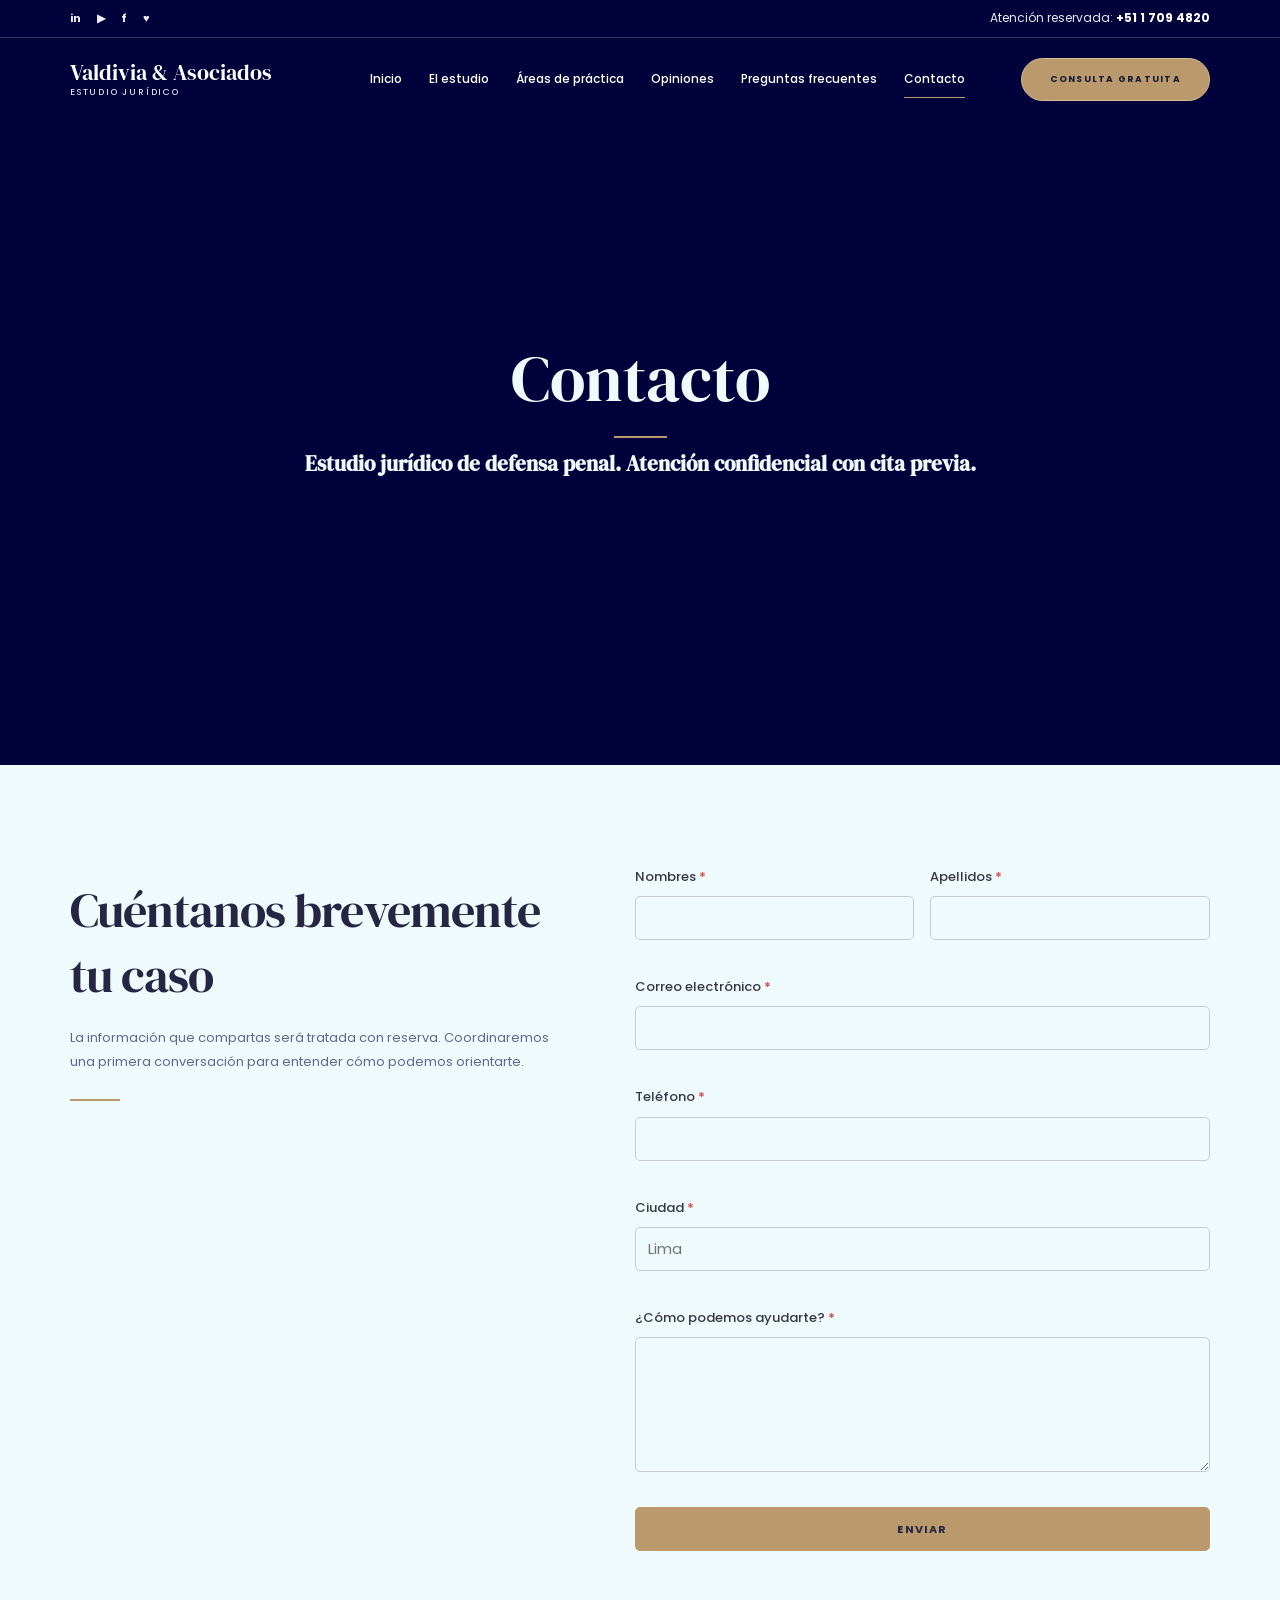
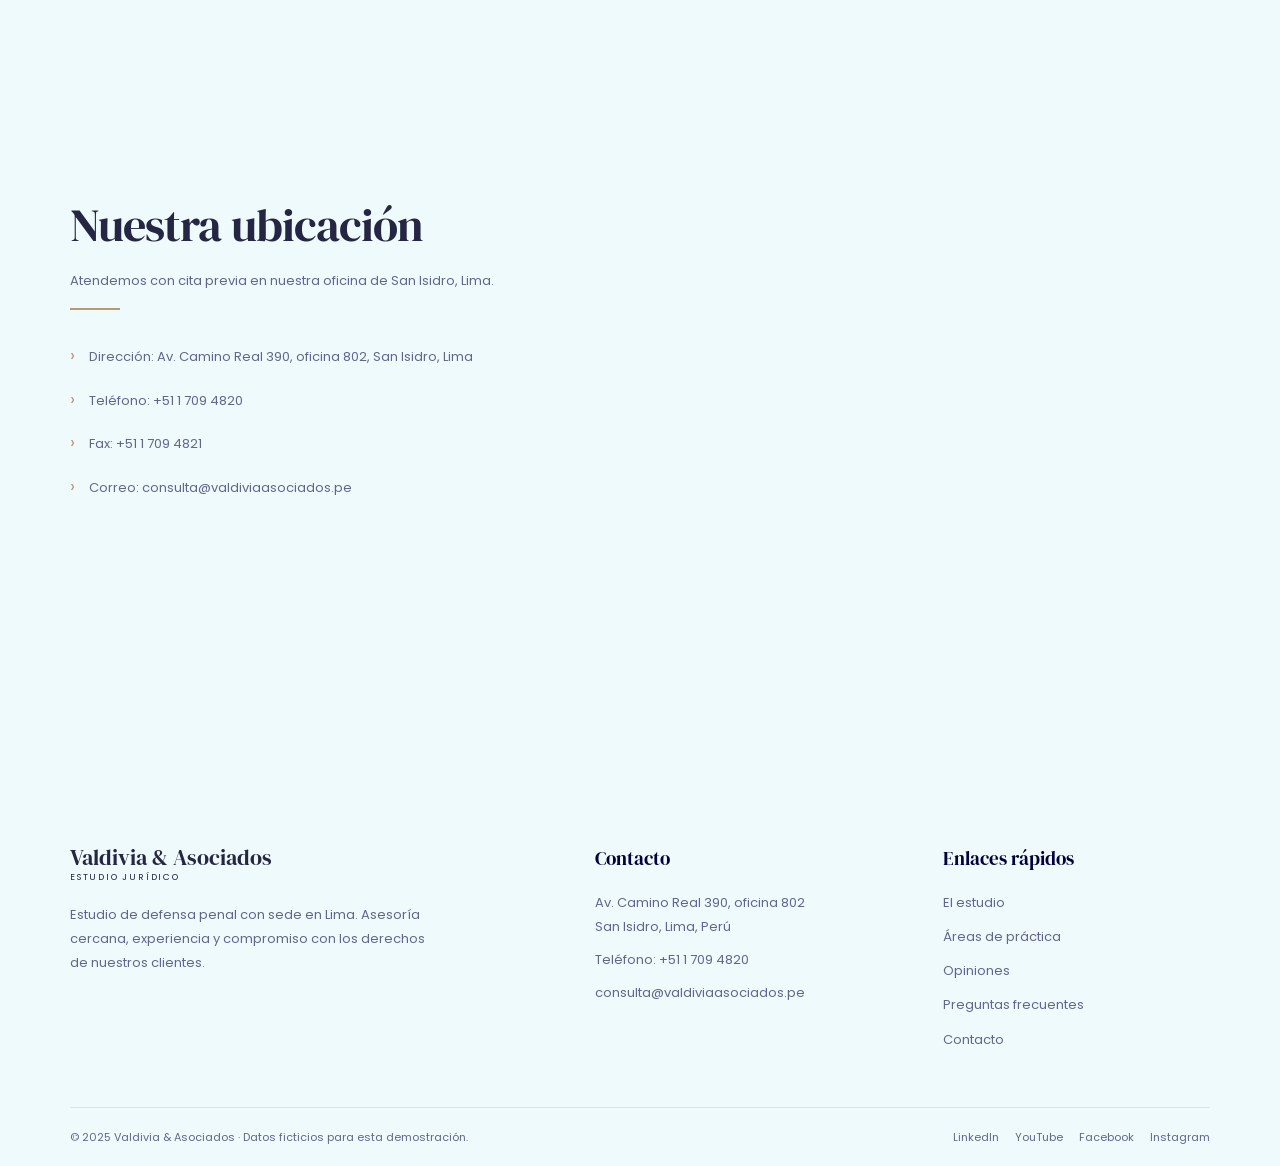
<file: contacto.html>
<!doctype html><html lang="es-PE"><head><meta charset="utf-8"><meta name="viewport" content="width=device-width,initial-scale=1"><meta name="theme-color" content="#11152f"><title>Contacto | Valdivia & Asociados</title><link rel="preconnect" href="https://fonts.googleapis.com"><link rel="preconnect" href="https://fonts.gstatic.com" crossorigin><link href="https://fonts.googleapis.com/css2?family=DM+Serif+Display&family=Poppins:wght@300;400;500;600;700&display=swap" rel="stylesheet"><link rel="stylesheet" href="styles.css"><script src="app.js" defer></script></head><body data-page="contacto"><div id="site-header"></div><main id="page-content"></main><div id="site-footer"></div></body></html>
</file>
<file: styles.css>
:root{--navy:#11152f;--navy-2:#202449;--ink:#242643;--muted:#62668f;--gold:#c7a66b;--pale:#effafd;--paper:#fff;--line:#e7e8ee;--serif:"DM Serif Display",Georgia,serif;--sans:Poppins,Arial,sans-serif;--wrap:1160px;--shadow:0 18px 50px #10152f1a}
*{box-sizing:border-box}html{scroll-behavior:smooth;scroll-padding-top:90px}body{margin:0;color:var(--muted);font:400 15px/1.85 var(--sans);background:#fff}img{display:block;width:100%;object-fit:cover}a{color:inherit;text-decoration:none}button,input,textarea,select{font:inherit}button,a{ -webkit-tap-highlight-color:transparent}.wrap{width:min(var(--wrap),calc(100% - 48px));margin-inline:auto}.topbar{height:43px;background:var(--navy);color:#d4d6e2;font-size:11px;letter-spacing:.08em}.topbar .wrap{height:100%;display:flex;align-items:center;justify-content:space-between}.social{display:flex;gap:17px}.social a{color:#d4d6e2;transition:color .2s}.social a:hover{color:var(--gold)}.top-call strong{color:var(--gold);font-weight:500;margin-left:8px}.header{position:sticky;top:0;z-index:50;background:#fff;box-shadow:0 3px 18px #1518310b}.nav-wrap{height:94px;display:flex;align-items:center;justify-content:space-between;gap:24px}.brand{display:flex;align-items:center;gap:12px;color:var(--navy);min-width:225px}.brand-mark{width:42px;height:48px;border:1px solid var(--gold);display:grid;place-items:center;color:var(--gold);font:26px var(--serif);position:relative}.brand-mark:after{content:"";position:absolute;inset:4px;border:1px solid #c7a66b65}.brand-name{font:20px/1.15 var(--serif);letter-spacing:.01em}.brand-name small{display:block;margin-top:5px;font:500 8px/1.2 var(--sans);letter-spacing:.22em;color:#888ba0}.nav{display:flex;align-items:center;gap:27px;color:#333650;font-size:12px;font-weight:500}.nav a{position:relative;padding-block:10px}.nav a:after{content:"";position:absolute;bottom:2px;left:0;width:0;height:1px;background:var(--gold);transition:width .25s}.nav a:hover:after,.nav a.active:after{width:100%}.btn{display:inline-flex;align-items:center;justify-content:center;gap:10px;min-height:52px;padding:0 27px;border:1px solid var(--gold);background:var(--gold);color:#fff;font-size:11px;font-weight:600;letter-spacing:.11em;text-transform:uppercase;transition:.25s;cursor:pointer}.btn:hover{background:transparent;color:var(--gold)}.btn-outline{background:transparent;color:var(--gold)}.btn-outline:hover{background:var(--gold);color:#fff}.nav-cta{min-height:44px;padding:0 18px;font-size:10px}.menu-toggle{display:none;border:0;background:none;color:var(--navy);font-size:26px;cursor:pointer}
.hero{position:relative;min-height:690px;display:flex;align-items:center;overflow:hidden;color:#fff;background:var(--navy) url('https://images.unsplash.com/photo-1505664194779-8beaceb93744?auto=format&fit=crop&w=2200&q=85') center 38%/cover no-repeat}.hero:before{content:"";position:absolute;inset:0;background:linear-gradient(90deg,#0e122be8 0%,#11152fc9 42%,#11152f75 100%)}.hero:after{content:"";position:absolute;inset:0;background:linear-gradient(0deg,#11152f75,transparent 36%)}.hero-content{position:relative;z-index:1;width:min(760px,calc(100% - 48px));margin:0 auto;text-align:center;padding:80px 0 92px}.eyebrow{display:flex;align-items:center;justify-content:center;gap:13px;color:var(--gold);font-size:10px;font-weight:600;letter-spacing:.24em;text-transform:uppercase}.eyebrow:before,.eyebrow:after{content:"";width:34px;height:1px;background:var(--gold)}h1,h2,h3,h4,p{margin-top:0}.hero h1{margin:22px 0 17px;color:#fff;font:clamp(48px,6.4vw,78px)/1.08 var(--serif);letter-spacing:-.025em}.hero-sub{max-width:730px;margin:0 auto;color:#f2f1f2;font:clamp(19px,2.5vw,29px)/1.42 var(--serif)}.hero-rule{width:53px;height:2px;background:var(--gold);margin:27px auto}.hero p{max-width:560px;margin:0 auto 29px;color:#e0e1eb;font-size:14px}.hero-actions{display:flex;justify-content:center;gap:13px;flex-wrap:wrap}.hero-note{margin-top:50px;color:#d4d5e1;font-size:10px;letter-spacing:.15em;text-transform:uppercase}.section{padding:105px 0}.section-sm{padding:69px 0}.section-pale{background:var(--pale)}.section-dark{background:var(--navy);color:#d2d4e2}.section-title{color:var(--ink);font:clamp(36px,4vw,52px)/1.16 var(--serif);letter-spacing:-.02em;margin:13px 0 18px}.section-dark .section-title{color:#fff}.section-lead{max-width:660px;font-size:14px}.kicker{color:var(--gold);font-size:10px;font-weight:600;letter-spacing:.22em;text-transform:uppercase}.heading-center{text-align:center;margin:0 auto 47px}.heading-center .section-lead{margin-inline:auto}.intro-grid{display:grid;grid-template-columns:1fr 1fr;gap:90px;align-items:center}.intro-photo{position:relative;height:515px}.intro-photo img{height:100%;object-position:center}.photo-frame{position:absolute;inset:17px -17px -17px 17px;border:1px solid var(--gold);z-index:-1}.intro-copy{padding:12px 0}.intro-copy .section-title{max-width:490px}.intro-copy p{margin:0 0 17px}.stats{display:flex;gap:43px;margin:34px 0 30px;padding-top:26px;border-top:1px solid var(--line)}.stat strong{display:block;color:var(--navy);font:42px/1 var(--serif)}.stat span{display:block;max-width:120px;margin-top:9px;color:#8b8ea4;font-size:10px;line-height:1.55;letter-spacing:.08em;text-transform:uppercase}.experience{position:relative;overflow:hidden;color:#fff;background:var(--navy) url('https://images.unsplash.com/photo-1589829545856-d10d557cf95f?auto=format&fit=crop&w=2000&q=85') center 44%/cover no-repeat}.experience:before{content:"";position:absolute;inset:0;background:#10142edb}.experience .wrap{position:relative;z-index:1;display:flex;align-items:center;justify-content:space-between;gap:40px;padding-block:70px}.experience h2{max-width:700px;margin:12px 0 0;color:#fff;font:clamp(34px,4vw,52px)/1.14 var(--serif)}.experience .kicker{color:var(--gold)}
.practice-layout{display:grid;grid-template-columns:.8fr 1.2fr;gap:70px;align-items:start}.practice-intro{position:sticky;top:140px}.practice-grid{display:grid;grid-template-columns:1fr 1fr;column-gap:32px}.practice-card{padding:0 0 26px;margin-bottom:27px;border-bottom:1px solid #d8dce5}.practice-number{color:var(--gold);font:21px var(--serif)}.practice-card h3{margin:6px 0;color:var(--ink);font:25px/1.2 var(--serif)}.practice-card p{margin:0;font-size:12px;line-height:1.8}.text-link{display:inline-flex;align-items:center;gap:12px;margin-top:21px;color:var(--navy);font-size:10px;font-weight:600;letter-spacing:.12em;text-transform:uppercase}.text-link:after{content:"→";color:var(--gold);font-size:20px;transition:transform .2s}.text-link:hover:after{transform:translateX(5px)}.media-grid{display:grid;grid-template-columns:repeat(3,1fr);gap:24px}.media-card{background:#fff;box-shadow:var(--shadow)}.media-image{height:225px;position:relative;overflow:hidden}.media-image img{height:100%;transition:transform .4s}.media-card:hover img{transform:scale(1.04)}.play{position:absolute;left:20px;bottom:18px;width:47px;height:47px;border-radius:50%;background:var(--gold);color:#fff;display:grid;place-items:center;border:0;cursor:pointer}.media-body{padding:24px}.media-body h3{color:var(--ink);font:23px/1.24 var(--serif);margin-bottom:12px}.media-body p{font-size:12px;line-height:1.8;margin-bottom:0}.press-row{display:flex;align-items:center;justify-content:space-between;gap:26px;padding:30px 0;border-bottom:1px solid var(--line);border-top:1px solid var(--line)}.press-label{color:var(--ink);font:25px var(--serif)}.press-logo{color:#777b91;font:600 19px var(--serif);letter-spacing:.03em;filter:grayscale(1)}
.reviews{display:grid;grid-template-columns:.72fr 1.28fr;gap:62px;align-items:start}.review-heading .section-title{font-size:44px}.review-list{display:grid;grid-template-columns:1fr 1fr;gap:17px}.review-card{background:#fff;padding:28px 27px;border:1px solid #ebedf1}.stars{color:var(--gold);letter-spacing:.16em;font-size:12px}.review-card p{margin:14px 0 17px;color:#777b91;font-size:12px;line-height:1.8}.review-card strong{color:var(--ink);font:18px var(--serif)}.review-card small{display:block;color:#9699ac;font-size:9px;letter-spacing:.12em;text-transform:uppercase}.areas-grid{display:grid;grid-template-columns:repeat(6,1fr);gap:0 22px;margin-top:34px}.area-name{padding:14px 0;border-bottom:1px solid #dce5e8;color:var(--navy);font-size:12px}.area-name:before{content:"+";color:var(--gold);margin-right:10px}.members{display:grid;grid-template-columns:1fr 1.8fr;align-items:center;gap:30px}.member-logos{display:flex;justify-content:space-between;align-items:center;gap:25px;flex-wrap:wrap}.member-logo{width:75px;height:75px;border:1px solid #e1e2e8;border-radius:50%;display:grid;place-items:center;text-align:center;color:#666a84;font:12px/1.2 var(--serif)}.contact-band{position:relative;overflow:hidden;color:#fff;background:var(--navy) url('https://images.unsplash.com/photo-1450101499163-c8848c66ca85?auto=format&fit=crop&w=2000&q=85') center/cover no-repeat}.contact-band:before{content:"";position:absolute;inset:0;background:#121630e8}.contact-band .wrap{position:relative;z-index:1;display:flex;align-items:center;justify-content:space-between;gap:40px;padding-block:75px}.contact-band h2{max-width:690px;margin:12px 0;color:#fff;font:clamp(34px,4vw,49px)/1.15 var(--serif)}.contact-band p{margin:0;color:#d6d8e2;font-size:13px}.footer{background:#effafd;padding:75px 0 0}.footer-grid{display:grid;grid-template-columns:1.3fr 1fr .8fr;gap:65px;padding-bottom:55px}.footer .brand{margin-bottom:22px}.footer p{font-size:12px;max-width:360px}.footer h3{color:var(--navy);font:23px var(--serif);margin-bottom:20px}.footer-links{display:grid;gap:10px;font-size:12px}.footer-links a:hover{color:var(--gold)}.footer-contact{display:grid;gap:9px;font-size:12px}.footer-bottom{border-top:1px solid #dce4e8;padding:19px 0;display:flex;justify-content:space-between;align-items:center;font-size:10px}.footer-social{display:flex;gap:16px}
.page-hero{position:relative;min-height:365px;display:grid;place-items:center;text-align:center;color:#fff;background:var(--navy) url('https://images.unsplash.com/photo-1589829545856-d10d557cf95f?auto=format&fit=crop&w=2000&q=85') center 45%/cover no-repeat}.page-hero:before{content:"";position:absolute;inset:0;background:#11152fd9}.page-hero-inner{position:relative;z-index:1;padding:68px 24px}.page-hero h1{font:clamp(45px,6vw,65px)/1.1 var(--serif);margin:12px 0}.page-hero p{max-width:760px;margin:0 auto;color:#e6e6ed;font:24px/1.4 var(--serif)}.lawyer-grid{display:grid;grid-template-columns:repeat(3,1fr);gap:28px}.lawyer-card{background:#fff;box-shadow:var(--shadow)}.lawyer-photo{height:350px;overflow:hidden}.lawyer-photo img{height:100%;transition:transform .4s}.lawyer-card:hover img{transform:scale(1.03)}.lawyer-info{padding:23px 25px 27px}.lawyer-info h3{margin:0 0 4px;color:var(--ink);font:27px var(--serif)}.role{color:var(--gold);font-size:9px;letter-spacing:.14em;text-transform:uppercase}.lawyer-info p{margin:13px 0 0;font-size:12px}.areas-index{display:grid;grid-template-columns:repeat(4,1fr);gap:15px;margin-bottom:55px}.area-index-link{padding:19px;border:1px solid var(--line);color:var(--navy);font:20px var(--serif)}.area-index-link span{display:block;color:var(--gold);font:12px var(--sans);margin-bottom:8px}.practice-detail{display:grid;grid-template-columns:.55fr 1.45fr;gap:65px;padding:58px 0;border-top:1px solid var(--line);scroll-margin-top:110px}.practice-detail:nth-child(even){grid-template-columns:1.45fr .55fr}.practice-detail:nth-child(even) .detail-num{order:2}.detail-num{color:var(--gold);font:60px var(--serif)}.practice-detail h2{color:var(--ink);font:38px var(--serif);margin-bottom:17px}.practice-detail h3{color:var(--ink);font:22px var(--serif);margin:23px 0 8px}.practice-detail p{font-size:13px}.review-page-grid{display:grid;grid-template-columns:1fr 1fr;gap:20px}.review-page-card{padding:32px;border:1px solid var(--line);background:#fff}.review-page-card h3{color:var(--ink);font:25px var(--serif);margin:14px 0}.faq-grid{display:grid;grid-template-columns:1fr 1fr;gap:30px}.faq-group{border:1px solid var(--line);padding:26px;background:#fff}.faq-group h2{color:var(--ink);font:28px var(--serif);margin:0 0 12px}.faq-item{border-top:1px solid var(--line)}.faq-question{width:100%;border:0;background:transparent;padding:16px 0;text-align:left;color:var(--ink);font-size:12px;font-weight:500;display:flex;justify-content:space-between;cursor:pointer}.faq-question span{color:var(--gold);font-size:20px}.faq-answer{display:none;padding:0 0 16px;font-size:12px}.faq-item.open .faq-answer{display:block}.contact-grid{display:grid;grid-template-columns:1.1fr .9fr;gap:65px}.contact-form{display:grid;grid-template-columns:1fr 1fr;gap:16px}.field{display:grid;gap:7px}.field.full{grid-column:1/-1}.field label{color:var(--ink);font-size:11px;font-weight:500}.field input,.field textarea{width:100%;border:1px solid #dfe2e9;background:#fff;padding:13px 14px;color:var(--ink);outline:none}.field input:focus,.field textarea:focus{border-color:var(--gold)}.field textarea{min-height:135px;resize:vertical}.contact-info{padding:35px;background:var(--pale)}.contact-info h2{color:var(--ink);font:32px var(--serif)}.info-item{padding:17px 0;border-top:1px solid #d9e3e8}.info-item strong{display:block;color:var(--ink);font-size:11px}.info-item span{font-size:12px}.form-message{grid-column:1/-1;min-height:24px;color:#26704d;font-size:12px}.map-box{height:240px;margin-top:24px;background:#dce8e9;display:grid;place-items:center;color:var(--navy);font:22px var(--serif);text-align:center;padding:25px;background-image:linear-gradient(35deg,transparent 48%,#ffffff55 49%,#ffffff55 51%,transparent 52%),linear-gradient(125deg,transparent 48%,#ffffff55 49%,#ffffff55 51%,transparent 52%);background-size:56px 52px}
@media(max-width:1000px){.nav{gap:14px}.nav-cta{display:none}.intro-grid{gap:55px}.practice-layout{gap:42px}.areas-grid{grid-template-columns:repeat(3,1fr)}.footer-grid{gap:35px}.brand{min-width:190px}.lawyer-photo{height:300px}}
@media(max-width:760px){.wrap{width:min(100% - 38px,var(--wrap))}.topbar{height:36px}.topbar .social{display:none}.topbar .wrap{justify-content:center}.nav-wrap{height:76px}.brand{min-width:0}.brand-mark{width:37px;height:42px;font-size:23px}.brand-name{font-size:17px}.menu-toggle{display:block}.nav{position:absolute;display:none;top:76px;left:0;right:0;padding:12px 22px 20px;background:#fff;box-shadow:0 15px 20px #11152f15;align-items:stretch;gap:0}.nav.open{display:flex;flex-direction:column}.nav a{padding:12px 0;border-bottom:1px solid #f0f0f2}.nav a:after{display:none}.hero{min-height:630px;background-position:58% center}.hero:before{background:#11152fc2}.hero-content{padding:70px 0}.hero h1{font-size:52px}.hero-sub{font-size:23px}.hero p{font-size:13px}.hero-note{margin-top:38px}.section{padding:75px 0}.section-sm{padding:55px 0}.intro-grid,.practice-layout,.reviews,.members,.contact-grid{grid-template-columns:1fr;gap:42px}.intro-photo{height:390px;margin-right:12px;margin-bottom:10px}.intro-copy{padding-top:0}.stats{gap:25px}.stat strong{font-size:36px}.experience .wrap,.contact-band .wrap{align-items:flex-start;flex-direction:column;padding-block:55px}.experience h2{font-size:39px}.experience .btn,.contact-band .btn{align-self:flex-start}.practice-intro{position:static}.practice-grid{gap:20px}.practice-card h3{font-size:22px}.media-grid{grid-template-columns:1fr;gap:18px}.media-image{height:230px}.press-row{flex-wrap:wrap;justify-content:center}.press-label{width:100%;text-align:center}.press-logo{font-size:16px}.reviews{gap:24px}.review-list,.review-page-grid{grid-template-columns:1fr}.review-heading .section-title{font-size:39px}.areas-grid{grid-template-columns:1fr 1fr;gap:0 14px}.members{gap:15px}.member-logos{justify-content:flex-start}.contact-band h2{font-size:38px}.footer{padding-top:55px}.footer-grid{grid-template-columns:1fr;gap:32px;padding-bottom:38px}.footer-bottom{align-items:flex-start;gap:12px;flex-direction:column}.page-hero{min-height:300px}.page-hero p{font-size:20px}.lawyer-grid{grid-template-columns:1fr 1fr;gap:16px}.lawyer-photo{height:260px}.lawyer-info{padding:18px}.lawyer-info h3{font-size:22px}.areas-index{grid-template-columns:1fr 1fr;gap:10px}.area-index-link{font-size:16px;padding:14px}.practice-detail,.practice-detail:nth-child(even){grid-template-columns:1fr;gap:10px;padding:38px 0}.practice-detail:nth-child(even) .detail-num{order:0}.detail-num{font-size:44px}.practice-detail h2{font-size:32px}.faq-grid{grid-template-columns:1fr}.contact-form{grid-template-columns:1fr}.field.full{grid-column:auto}}
@media(max-width:440px){.hero h1{font-size:45px}.hero-sub{font-size:21px}.hero-content{width:calc(100% - 36px)}.hero-actions{flex-direction:column;align-items:stretch}.hero-actions .btn{width:100%}.stats{gap:14px}.stat strong{font-size:31px}.stat span{font-size:8px}.practice-grid{grid-template-columns:1fr}.lawyer-grid{grid-template-columns:1fr}.lawyer-photo{height:350px}.areas-index{grid-template-columns:1fr 1fr}.press-logo{font-size:13px}.brand-name{font-size:15px}}

/* Reference layout: transparent overlay header, exact template imagery and responsive proportions. */
:root{--navy:#01023b;--navy-2:#01023b;--ink:#363772;--muted:#61668f;--gold:#ba9a6c;--pale:#effafd;--wrap:1140px}
body{font-family:Poppins,Arial,sans-serif;font-size:15px;line-height:1.86;color:#62668f}
.header{position:absolute;inset:0 0 auto;z-index:99;background:transparent;box-shadow:none;color:#fff}
.topbar{height:38px;background:transparent;color:#e9e9f2;border-bottom:1px solid #ffffff32;font-size:11px;letter-spacing:0}
.topbar .wrap{width:min(1140px,calc(100% - 40px))}
.topbar .social{gap:16px}.topbar .social a{color:#f0f0f5;font-weight:700}.top-call{font-size:12px}.top-call strong{color:#fff;font-weight:700;margin-left:0}
.nav-wrap{width:min(1140px,calc(100% - 40px));height:82px;margin:0 auto;justify-content:space-between}
.brand{min-width:245px;color:#fff;gap:0}.brand-mark{display:none}.brand-name{font:22px/1.1 var(--serif);color:#fff;letter-spacing:0}.brand-name small{font-size:9px;letter-spacing:.2em;color:#fff;margin-top:3px;font-weight:400}
.nav{gap:27px;color:#fff;font-size:12px}.nav a{color:#fff}.nav a:after{background:var(--gold)}
.nav-cta{display:inline-flex;border:1px solid #fff;border-radius:28px;background:transparent;color:#fff;min-height:43px;padding:0 28px;font-size:9px;letter-spacing:.14em}.nav-cta:hover{background:var(--gold);border-color:var(--gold);color:#fff}
.hero{min-height:95vh;height:auto;padding:0;background-color:var(--navy);background-image:none;color:#fff;align-items:stretch}
.hero:before{content:"";position:absolute;inset:0;background-image:url("https://images.unsplash.com/photo-1505664194779-8beaceb93744?auto=format&fit=crop&w=2200&q=85");background-position:center center;background-repeat:no-repeat;background-size:cover;opacity:.75;mix-blend-mode:screen}
.hero:after{content:"";position:absolute;inset:0;background:#01023b70}
.hero-content{width:min(740px,calc(100% - 40px));margin:auto;padding:0 0 95px;text-align:center;z-index:2}
.hero h1{margin:0;color:#effafd;font:65px/1.4 var(--serif);letter-spacing:0}
.hero .hero-rule{width:50px;height:2px;background:var(--gold);margin:20px auto 12px}
.hero-sub{max-width:700px;margin:0 auto 28px;color:#effafd;font:700 21px/1.3 var(--serif)}
.hero .btn{border:0;border-radius:26px;background:#68717b;color:#fff;text-transform:none;letter-spacing:0;font-size:9px;font-weight:400;min-height:42px;padding:0 27px}
.hero .btn:hover{background:var(--gold)}
.intro-section{padding:0 0 150px;background-color:var(--pale);background-image:radial-gradient(#ffffff00 15%,#effafd 100%),url("https://images.unsplash.com/photo-1521791136064-7986c2920216?auto=format&fit=crop&w=1800&q=85");background-size:cover;background-position:center}
.intro-grid{width:min(1140px,calc(100% - 40px));grid-template-columns:1fr 1fr;gap:0;align-items:stretch;min-height:876px}
.intro-photo{height:876px;min-height:0;margin:-50px 0 0;z-index:1;background:url("https://images.unsplash.com/photo-1589829545856-d10d557cf95f?auto=format&fit=crop&w=1200&q=85") center/cover no-repeat;position:relative}
.intro-photo>img:first-child{display:none}.intro-photo .badge{position:absolute;display:block;width:166px;height:165px;object-fit:contain;right:-4px;top:112px;z-index:2}
.intro-copy{padding:100px;align-self:stretch}.intro-copy .section-title{font-size:50px;line-height:1.3;margin:0 0 14px;color:var(--ink)}
.intro-copy h3{font:700 18px/1.4 var(--serif);color:#363772;margin:0 0 20px}.intro-copy p{font-size:13px;line-height:1.9;margin:0 0 15px}
.small-rule{width:50px;height:2px;background:var(--gold);margin:15px 0}
.stats{margin:50px 0 0;padding:20px 0 25px;border-top:1px solid #00000021;border-bottom:1px solid #00000021;gap:0}
.stat{width:50%;padding:0 24px 0 0}.stat+ .stat{padding-left:25px;border-left:1px solid #00000018}.stat strong{font:60px/1.15 var(--serif);color:var(--gold)}.stat span{max-width:150px;color:#363772;font:700 15px/1.4 var(--serif);letter-spacing:0;text-transform:none;margin-top:8px}
.experience{min-height:80vh;height:auto;padding:0;background-color:#01023b;background-image:none;display:grid;place-items:center;text-align:center}
.experience:before{content:"";position:absolute;inset:0;background:url("https://images.unsplash.com/photo-1497366811353-6870744d04b2?auto=format&fit=crop&w=2000&q=85") center/cover no-repeat;opacity:.75;mix-blend-mode:screen}
.experience .wrap{width:min(740px,calc(100% - 40px));padding:0;display:flex;align-items:center;flex-direction:column;gap:0;text-align:center}
.experience .kicker{font-size:10px;color:#effafd;letter-spacing:.18em}.experience .small-rule{margin:18px auto 22px}.experience h2{max-width:740px;margin:0;color:#effafd;font:42px/1.32 var(--serif)}
.round-play{width:62px;height:62px;margin-top:46px;border:0;border-radius:50%;background:#effafd;color:var(--gold);font-size:19px;cursor:pointer}
.practice-home{background:var(--pale);padding:120px 0 100px}
.practice-home .heading-center{max-width:600px;margin:0 auto 65px}.practice-home .section-title{font-size:40px;margin:0 0 18px}.practice-home .section-lead{font-size:13px;line-height:1.9;margin-bottom:24px}
.practice-home .heading-center .btn{min-height:39px;border:0;border-radius:24px;background:#68717b;color:#fff;text-transform:none;letter-spacing:0;font-size:9px;font-weight:400;padding:0 24px}
.practice-home .practice-grid{grid-template-columns:repeat(3,1fr);gap:0;max-width:1140px;margin:0 auto}
.practice-home .practice-card{padding:45px 40px 40px;margin:0;border:0;border-right:1px solid #00000016;border-bottom:1px solid #00000016;background:transparent}
.practice-home .practice-card:nth-child(3n){border-right:0}.practice-home .practice-card:nth-child(n+4){border-bottom:0}
.practice-home .practice-number{font:12px var(--sans);letter-spacing:.12em;color:#62668f}.practice-home .practice-card h3{font:700 20px/1.35 var(--serif);color:var(--ink);margin:8px 0}.practice-home .practice-card .small-rule{margin:16px 0}.practice-home .practice-card p{font-size:13px;line-height:1.9}
.media-section{padding:100px 0 85px;background:var(--pale)}.media-section .heading-center{margin-bottom:48px}.media-section .section-title{font-size:40px;margin:0}.media-section .small-rule{margin:18px auto}
.media-grid{grid-template-columns:repeat(3,1fr);gap:0}.media-card{background:transparent;box-shadow:none;padding:0 10px}.media-image{height:auto;aspect-ratio:1.54;background:transparent}.media-image img{height:100%;object-fit:cover}.media-body{padding:18px 30px 25px}.media-body h3{font:700 17px/1.38 var(--serif);color:var(--ink);margin:0 0 15px}.media-body p{font-size:13px;line-height:1.9}.media-body .text-link{font-size:9px;text-decoration:underline;letter-spacing:.16em;margin-top:16px}
.media-section .play{left:50%;top:50%;bottom:auto;transform:translate(-50%,-50%);width:54px;height:54px;border:2px solid #fff;background:#ffffff18;color:#fff;font-size:22px;box-shadow:0 0 0 5px #ffffff22}
.press-section{padding:28px 0 30px;background:var(--pale)}.press-row{border:0;padding:0;display:flex;align-items:center;justify-content:space-between;gap:26px}.press-label{font:700 16px var(--serif);color:var(--ink)}.press-logo-img{width:100px;height:42px;object-fit:contain;filter:grayscale(1)}
.reviews-home{padding:80px 0 75px;background:#01023b url("https://images.unsplash.com/photo-1450101499163-c8848c66ca85?auto=format&fit=crop&w=1800&q=85") center/cover no-repeat;color:#effafd;text-align:center}
.reviews-home .heading-center{margin:0 auto 45px}.reviews-home .section-title{max-width:500px;margin:0 auto;color:#effafd;font-size:40px;line-height:1.3}
.reviews-home .review-list{grid-template-columns:repeat(3,1fr);gap:0;align-items:start}.reviews-home .review-card{background:transparent;border:0;padding:0 32px;text-align:center}.reviews-home .review-card p{font-size:15px;line-height:1.9;color:#effafd;margin:0 0 25px}.reviews-home .review-card strong{color:#effafd;font:700 14px var(--serif)}.reviews-home .review-button{position:relative;top:35px;min-height:38px;background:var(--gold);border:0;border-radius:24px;color:#fff;font-size:9px;letter-spacing:.14em;padding:0 28px}
.serving-section{padding:100px 0 95px;background:var(--pale)}.serving-section .heading-center{margin-bottom:45px}.serving-section .section-title{font-size:40px}.serving-section .small-rule{margin:16px auto}.serving-grid{display:grid;grid-template-columns:40% 30% 30%;gap:0;align-items:start}.serving-grid h3{max-width:380px;padding-right:60px;color:var(--ink);font:700 17px/1.45 var(--serif)}.serving-list{display:grid;grid-template-columns:1fr;gap:5px;font-size:12px;color:var(--gold)}.serving-list a:hover{color:var(--ink)}
.members-section{padding:45px 0 50px;background:var(--pale);border-top:1px solid #00000014;text-align:center}.members-section h3{margin:0 0 32px;color:var(--ink);font:700 17px var(--serif)}.members-section .member-logos{display:flex;justify-content:space-between;align-items:center;gap:25px}.members-section .member-logos img{width:170px;height:55px;object-fit:contain}
.contact-band{min-height:52vh;padding:0;background:#01023b url("https://images.unsplash.com/photo-1497366754035-f200968a6e72?auto=format&fit=crop&w=1800&q=85") center/cover no-repeat;text-align:center;display:grid;place-items:center;color:#effafd}
.contact-band:before{background:#01023b;opacity:.8}.contact-band .wrap{width:min(850px,calc(100% - 40px));padding:85px 0;display:flex;align-items:center;flex-direction:column;gap:0;text-align:center}
.contact-band .kicker{font-size:10px;letter-spacing:.18em;color:#effafd}.contact-band .small-rule{margin:18px auto 25px}.contact-band h2{font:42px/1.3 var(--serif);color:#effafd;margin:0 0 14px}.contact-band p{font-size:13px;color:#effafd}.phone-cta{margin-top:23px;color:#effafd;font:700 26px/1.3 var(--serif)}
.footer{padding:75px 0 0;background:var(--pale)}.footer-grid{grid-template-columns:1.5fr .9fr .9fr;gap:80px}.footer .brand{margin:0 0 20px;color:var(--ink)}.footer .brand-name{font-size:22px;color:var(--ink)}.footer .brand-name small{color:var(--ink)}.footer h3{font-size:19px}.footer p,.footer-contact,.footer-links{font-size:13px}.footer-bottom{font-size:11px}
.page-hero{min-height:85vh;height:auto;padding:0;background-color:#01023b;background-position:center;background-size:cover;display:grid;place-items:center}
.page-hero:before{background:#01023bd9}
.page-hero--abogados{background-image:url("https://images.unsplash.com/photo-1497366811353-6870744d04b2?auto=format&fit=crop&w=1800&q=85")}
.page-hero--areas{background-image:url("https://images.unsplash.com/photo-1505664194779-8beaceb93744?auto=format&fit=crop&w=1800&q=85")}
.page-hero--opiniones{background-image:url("https://images.unsplash.com/photo-1589829545856-d10d557cf95f?auto=format&fit=crop&w=1800&q=85")}
.page-hero--faq{background-image:url("https://images.unsplash.com/photo-1450101499163-c8848c66ca85?auto=format&fit=crop&w=1800&q=85")}
.page-hero--contacto{background-image:url("https://images.unsplash.com/photo-1497366811353-6870744d04b2?auto=format&fit=crop&w=1800&q=85")}
.page-hero-inner{width:min(740px,calc(100% - 40px));padding:0;margin-top:50px}.page-hero h1{font:65px/1.3 var(--serif);color:#effafd;margin:0}.page-hero .hero-rule{margin:14px auto 12px}.page-hero p{font:700 21px/1.35 var(--serif);color:#effafd}
.team-section{padding:100px 0 85px;background:var(--pale)}.lawyer-grid{grid-template-columns:repeat(3,1fr);gap:80px 45px}.lawyer-card{background:transparent;box-shadow:none}.lawyer-photo{height:auto;aspect-ratio:.88}.lawyer-info{padding:20px 0 0}.lawyer-info h3{color:var(--ink);font:32px/1.2 var(--serif);margin:0}.lawyer-info .role{color:var(--ink);font-size:10px;letter-spacing:.18em}.lawyer-info .small-rule{margin:15px 0}.lawyer-info p{font-size:13px}
.page-hero--abogados{background-image:url("https://images.unsplash.com/photo-1505664194779-8beaceb93744?auto=format&fit=crop&w=1800&q=85")}
.hero:after{content:none}
.areas-page{padding:80px 0 100px;background:var(--pale)}
.areas-page .areas-index{grid-template-columns:repeat(4,1fr);gap:0;margin:0 0 60px;border-top:1px solid #00000014;border-left:1px solid #00000014}
.areas-page .area-index-link{min-height:150px;border:0;border-right:1px solid #00000014;border-bottom:1px solid #00000014;display:flex;align-items:center;justify-content:center;flex-direction:column;text-align:center;color:var(--ink);font:700 19px/1.35 var(--serif);padding:20px}
.areas-page .area-index-link span{margin:0 0 6px;color:#62668f;font:11px var(--sans);letter-spacing:.12em}
.areas-page .area-index-link i{width:42px;height:2px;margin-top:16px;background:var(--gold)}
.areas-page .practice-detail,.areas-page .practice-detail:nth-child(even){grid-template-columns:40% 60%;gap:0;padding:42px 0;border-top:1px solid #00000016}
.areas-page .practice-detail:nth-child(even) .detail-num{order:0}
.detail-title{padding:0 60px 0 0}.detail-title>span{display:block;color:#62668f;font-size:11px;letter-spacing:.14em}.areas-page .detail-title h2{font:40px/1.3 var(--serif);color:var(--ink);margin:10px 0}
.areas-page .detail-title .small-rule{margin:15px 0}.detail-copy{padding-left:10px}.detail-copy h3{font:700 16px/1.4 var(--serif);color:var(--ink);margin:0 0 8px}.detail-copy p{font-size:13px;line-height:1.9;margin:0 0 23px}
.mini-reviews{background:#01023b url("https://images.unsplash.com/photo-1450101499163-c8848c66ca85?auto=format&fit=crop&w=1800&q=85") center/cover no-repeat;color:#effafd;padding:85px 0}.mini-reviews .heading-center{margin-bottom:45px}.mini-reviews .section-title{color:#effafd;font-size:40px}.mini-reviews .review-list{grid-template-columns:repeat(3,1fr);gap:0}.mini-reviews .review-card{border:0;background:transparent;text-align:center;padding:0 30px}.mini-reviews .review-card p{color:#effafd;font-size:15px}.mini-reviews .review-card strong{color:#effafd}
.reviews-page{padding:90px 0 100px;background:var(--pale)}.disclaimer{max-width:650px;margin:0 auto 60px;text-align:center}.disclaimer span{font-size:10px;letter-spacing:.2em}.disclaimer p{margin:18px 0 0;font-size:14px}.review-page-grid{grid-template-columns:1fr 1fr;gap:0;border-right:1px solid #00000018}.review-page-card{min-height:330px;padding:58px 60px;border:0;border-left:1px solid #00000018;border-bottom:1px solid #00000018;background:transparent}.review-page-card .quote-mark{color:var(--gold);font-size:27px}.review-page-card h3{font:700 28px/1.35 var(--serif);color:var(--ink);margin:20px 0}.review-page-card p{font-size:13px;line-height:1.9}.review-page-card strong{font:700 16px var(--serif);color:var(--ink)}
.faq-page{padding:90px 0 100px;background:var(--pale)}.faq-page .faq-grid{grid-template-columns:1fr 1fr;gap:0;border-right:1px solid #00000018}.faq-page .faq-group{padding:55px 50px;background:transparent;border:0;border-left:1px solid #00000018;border-bottom:1px solid #00000018}.faq-page .faq-group h2{margin:0 0 45px;font:700 28px/1.3 var(--serif)}.faq-page .faq-group h2 a{color:var(--gold);text-decoration:underline}.faq-page .faq-item{border-top:0;border-bottom:1px solid #00000019}.faq-page .faq-question{padding:18px 0;color:#62668f;font-size:13px;font-weight:700;justify-content:flex-start;gap:18px}.faq-page .faq-question .faq-arrow{color:#62668f;font-size:18px}.faq-page .faq-question .faq-plus{margin-left:auto;color:#62668f;font-size:16px}.faq-page .faq-answer{padding:0 0 16px 33px;font-size:12px}.faq-page .faq-group>.text-link{font-size:9px;text-decoration:underline;letter-spacing:.16em;margin-top:40px}
.contact-main{padding:100px 0 110px;background:var(--pale)}.contact-main .contact-grid{grid-template-columns:1fr 1.15fr;gap:65px;align-items:start}.contact-intro .section-title{font-size:48px;line-height:1.35}.contact-intro p{font-size:13px}.contact-intro .small-rule{margin-top:25px}.contact-main .contact-form{grid-template-columns:1fr 1fr;gap:35px 16px}.contact-main .field.full{grid-column:1/-1}.contact-main .field label{color:#363742;font-size:13px}.contact-main .field label b{color:#d15b5b}.contact-main .field input,.contact-main .field textarea{height:44px;padding:10px 12px;border:1px solid #c8ccd1;border-radius:5px;background:transparent}.contact-main .field textarea{height:118px}.contact-main .btn{min-height:44px;padding:0 18px;border-radius:5px;background:var(--gold);font-size:11px;letter-spacing:.11em}
.location-section{min-height:650px;padding:65px 0 120px;background:var(--pale)}.location-section>.wrap{display:grid;grid-template-columns:1fr 1fr;gap:40px}.location-copy{max-width:500px}.location-copy .section-title{font-size:46px}.location-copy p{font-size:13px}.location-copy ul{padding:0;margin:28px 0;list-style:none;font-size:13px}.location-copy li{margin:10px 0}.location-copy li:before{content:"›";margin-right:14px;color:var(--gold);font-size:18px}.location-map{min-height:300px;color:transparent}
@media(max-width:767px){
  .areas-page{padding:40px 20px 55px}.areas-page .areas-index{grid-template-columns:1fr 1fr;margin-bottom:35px}.areas-page .area-index-link{min-height:105px;padding:12px;font-size:14px}.areas-page .practice-detail,.areas-page .practice-detail:nth-child(even){grid-template-columns:1fr;gap:20px;padding:30px 0}.detail-title{padding:0}.areas-page .detail-title h2{font-size:34px}.detail-copy{padding:0}.detail-copy p{font-size:12px}
  .mini-reviews{padding:65px 20px}.mini-reviews .section-title{font-size:31px}.mini-reviews .review-list{grid-template-columns:1fr;gap:30px}.mini-reviews .review-card{padding:0 5px}.mini-reviews .review-card p{font-size:13px}
  .reviews-page{padding:55px 20px 60px}.disclaimer{margin-bottom:30px}.review-page-grid{grid-template-columns:1fr;border-right:0}.review-page-card{min-height:0;padding:35px 15px;border-left:0;border-bottom:1px solid #00000018}.review-page-card h3{font-size:24px}
  .faq-page{padding:45px 20px 55px}.faq-page .faq-grid{grid-template-columns:1fr;border-right:0}.faq-page .faq-group{padding:35px 15px;border-left:0}.faq-page .faq-group h2{margin-bottom:25px;font-size:24px}.faq-page .faq-question{font-size:12px;gap:12px;padding:15px 0}
  .contact-main{padding:55px 20px 60px}.contact-main .contact-grid{grid-template-columns:1fr;gap:40px}.contact-intro .section-title{font-size:34px}.contact-main .contact-form{grid-template-columns:1fr;gap:20px}.contact-main .field.full{grid-column:auto}.contact-main .field label{font-size:12px}.contact-main .field textarea{height:140px}
  .location-section{min-height:500px;padding:50px 20px 70px}.location-section>.wrap{grid-template-columns:1fr;gap:10px}.location-copy .section-title{font-size:36px}.location-map{display:none}
}

/* Final measured corrections from the reference at 1440px and 390px. */
.hero-content{padding:0;transform:translateY(40px)}
.intro-section{padding-bottom:100px}
.press-section{padding:50px 0}
.reviews-home{min-height:772px}
.serving-section{min-height:629px}
.members-section{min-height:245px}
@media(max-width:767px){
 .hero-content{transform:translateY(115px)}
 .press-section{padding:40px 20px 45px}
 .reviews-home{min-height:763px}
 .serving-section{min-height:620px}
 .members-section{min-height:203px}
}
@media(max-width:767px){
  .topbar{display:none}.header{height:120px}.nav-wrap{height:120px;width:calc(100% - 24px);align-items:flex-start;padding-top:22px}.brand-name{font-size:17px}.brand-name small{font-size:7px}.menu-toggle{color:#fff;font-size:20px;margin:0 0 0 auto;padding:0 8px}.nav{top:68px;right:12px;left:12px;background:#effafd;color:var(--ink);padding:10px 18px;box-shadow:0 10px 22px #0003}.nav a{color:var(--ink);font-size:13px}.nav-cta{display:none}
  .hero{min-height:110vh;height:auto;padding:0}.hero:before{background-position:-480px -70px}.hero-content{width:calc(100% - 40px);padding:0 0 10px}.hero h1{font-size:35px;line-height:1.4}.hero .hero-rule{margin:16px auto 10px}.hero-sub{font-size:21.9px;line-height:1.2;margin:0 auto 28px}.hero .btn{min-height:38px;font-size:8px}
  .intro-section{padding:0 20px 40px;background-size:auto 100%;}.intro-grid{width:100%;grid-template-columns:1fr;gap:0;min-height:0}.intro-photo{height:300px;min-height:0;margin:-50px 0 0;background-position:center;background-size:cover}.intro-photo .badge{width:115px;height:114px;right:calc(50% - 57px);top:auto;bottom:-48px}.intro-copy{padding:115px 0 20px;text-align:center}.intro-copy .section-title{font-size:32px;line-height:1.3;margin:0 0 18px}.intro-copy h3{font-size:16px}.intro-copy p{font-size:12px}.intro-copy .small-rule{margin:15px auto}.stats{margin:28px 0 0;padding:16px 0 24px}.stat{padding-right:8px}.stat+.stat{padding-left:10px}.stat strong{font-size:40px;line-height:1.3}.stat span{font-size:13px;line-height:1.3}
  .experience{min-height:51vh;height:auto;background-position:center}.experience:before{background-position:-550px 0}.experience .wrap{width:calc(100% - 54px);align-items:stretch;padding:72px 0 68px;text-align:left}.experience .kicker{text-align:center}.experience .small-rule{margin:18px auto 20px}.experience h2{font-size:32px;line-height:1.3;text-align:left}.round-play{width:62px;height:62px;margin:24px auto 0}
  .practice-home{padding:100px 20px 275px}.practice-home .heading-center{margin-bottom:35px}.practice-home .section-title{font-size:32px}.practice-home .section-lead{font-size:12px}.practice-home .practice-grid{grid-template-columns:1fr}.practice-home .practice-card{padding:30px 25px 28px;border-right:0!important;border-bottom:1px solid #00000016!important}.practice-home .practice-card:last-child{border-bottom:0!important}.practice-home .practice-card h3{font-size:22px}.practice-home .practice-card p{font-size:12px}
  .media-section{padding:75px 0 55px}.media-section .heading-center{margin-bottom:38px}.media-section .section-title{font-size:31px}.media-grid{grid-template-columns:1fr;gap:0}.media-card{padding:0 20px 34px}.media-image{aspect-ratio:1.54}.media-body{padding:18px 10px 0}.media-body h3{font-size:17px}.media-body p{font-size:12px}.media-section .play{width:50px;height:50px}
  .press-section{padding:40px 20px 45px}.press-row{flex-direction:column;gap:30px}.press-label{width:auto;font-size:17px}.press-logo-img{width:125px;height:40px}
  .reviews-home{padding:75px 20px;background-image:linear-gradient(#01023b85,#01023b85),url("https://images.unsplash.com/photo-1450101499163-c8848c66ca85?auto=format&fit=crop&w=1800&q=85");background-position:center;background-size:cover}.reviews-home .heading-center{margin-bottom:38px}.reviews-home .section-title{font-size:31px;white-space:nowrap}.reviews-home .review-list{grid-template-columns:1fr;gap:36px}.reviews-home .review-card{padding:0 2px}.reviews-home .review-card p{font-size:13px;margin-bottom:20px}.reviews-home .review-button{top:15px}
  .serving-section{padding:65px 20px 50px}.serving-section .heading-center{margin-bottom:25px}.serving-section .section-title{font-size:31px}.serving-grid{grid-template-columns:1fr;gap:15px}.serving-grid h3{max-width:none;padding:0;text-align:center;font-size:16px}.serving-list{gap:2px;padding-left:45px;font-size:12px}
  .members-section{padding:30px 0;background:var(--pale);overflow:hidden}.members-section h3{font-size:16px;margin-bottom:20px}.members-section .member-logos{justify-content:flex-start;width:max-content;gap:20px;animation:logoslide 25s linear infinite}.members-section .member-logos img{width:145px;height:45px}@keyframes logoslide{to{transform:translateX(-40%)}}
  .contact-band{min-height:90vh}.contact-band .wrap{padding:70px 0;width:calc(100% - 40px)}.contact-band h2{font-size:32px;line-height:1.3}.contact-band p{font-size:12px}.phone-cta{font-size:24px}
  .footer{padding:55px 0 0;text-align:center}.footer-grid{grid-template-columns:1fr;gap:30px;padding-bottom:35px}.footer .brand{justify-content:center}.footer p{margin-inline:auto}.footer h3{font-size:18px}.footer-contact,.footer-links{font-size:12px}.footer-bottom{align-items:center;text-align:center;line-height:1.6}.footer-social{justify-content:center}
  .page-hero{min-height:323px;height:auto}.page-hero-inner{margin-top:40px;padding:50px 0 25px}.page-hero h1{font-size:35px;line-height:1.35}.page-hero .hero-rule{margin:12px auto}.page-hero p{font-size:15px;line-height:1.35}
  .team-section{padding:50px 20px 45px}.lawyer-grid{grid-template-columns:1fr;gap:55px}.lawyer-photo{aspect-ratio:.88}.lawyer-info h3{font-size:27px}
}
@media(max-width:767px){.hero-content{transform:translateY(115px)}.press-section{padding:40px 20px 45px}.reviews-home{min-height:763px}.serving-section{min-height:620px}.members-section{min-height:203px}}

/* Imágenes gratuitas externas y marcas tipográficas propias */
.intro-photo .badge{display:flex;align-items:center;justify-content:center;flex-direction:column;border:1px solid #effafd;border-radius:50%;background:var(--gold);color:#fff;font:48px/1 var(--serif);text-align:center;box-shadow:0 10px 28px #10152f38}
.intro-photo .badge small{margin-top:7px;font:600 8px/1.35 var(--sans);letter-spacing:.12em}
.press-logo-img{display:flex;align-items:center;justify-content:center;width:auto;height:auto;color:#72758a;font:700 14px/1.2 var(--serif);letter-spacing:.05em;white-space:nowrap}
.member-logos span{display:flex;align-items:center;justify-content:center;min-width:120px;height:55px;color:#777a8d;font:700 16px/1 var(--serif);letter-spacing:.04em}
@media(max-width:767px){.intro-photo .badge{font-size:34px}.member-logos span{min-width:115px;height:45px;font-size:14px}}

/* Legibilidad y contraste: texto estable sobre superficies previsibles */
:root{--muted:#555970;--ink:#242643}
.intro-section{background-color:var(--pale);background-image:none}
.intro-copy{color:#44485f}
.intro-copy p{color:#44485f}
.intro-copy h3{color:#242643}
.stat strong{color:#242643}
.stat span{color:#454a62}
.reviews-home{background-image:linear-gradient(rgba(1,2,59,.84),rgba(1,2,59,.84)),url("https://images.unsplash.com/photo-1450101499163-c8848c66ca85?auto=format&fit=crop&w=1800&q=85");background-position:center;background-size:cover}
.experience:before{background-image:linear-gradient(rgba(1,2,59,.8),rgba(1,2,59,.8)),url("https://images.unsplash.com/photo-1497366811353-6870744d04b2?auto=format&fit=crop&w=2000&q=85");background-position:center;background-size:cover;opacity:1;mix-blend-mode:normal}
.mini-reviews{background-image:linear-gradient(rgba(1,2,59,.84),rgba(1,2,59,.84)),url("https://images.unsplash.com/photo-1450101499163-c8848c66ca85?auto=format&fit=crop&w=1800&q=85");background-position:center;background-size:cover}
.contact-band{background-image:linear-gradient(rgba(1,2,59,.86),rgba(1,2,59,.86)),url("https://images.unsplash.com/photo-1497366754035-f200968a6e72?auto=format&fit=crop&w=1800&q=85");background-position:center;background-size:cover}
.serving-list{color:#59472f}
.press-logo-img{color:#55586c}
.member-logos span{color:#55586c}
.btn{color:#242643;font-weight:700}
.btn:hover{background:#fff;color:#242643}
.btn-outline{color:#64502e;border-color:#927344}
.btn-outline:hover{background:#927344;color:#fff}
:focus-visible{outline:3px solid #8a673b;outline-offset:3px}
@media(max-width:767px){
  .intro-section{background-image:none}
  .reviews-home{background-image:linear-gradient(rgba(1,2,59,.86),rgba(1,2,59,.86)),url("https://images.unsplash.com/photo-1450101499163-c8848c66ca85?auto=format&fit=crop&w=1400&q=85");background-position:center;background-size:cover}
}

/* Ajuste de ritmo, encabezado móvil y emblemas originales */
.header{background:linear-gradient(180deg,rgba(1,2,59,.88),rgba(1,2,59,.14))}
.nav-cta{background:#ba9a6c;border:1px solid #d7bb91;color:#161934;font-weight:700;text-shadow:none}
.nav-cta:hover{background:#fff;border-color:#fff;color:#161934}
.reviews-home{min-height:0;padding:82px 0 70px}
.reviews-home .review-button{color:#20213d}
.serving-section{min-height:0;padding:72px 0 70px}
.serving-section .heading-center{margin-bottom:30px}
.members-section{min-height:0;padding:32px 0 38px}
.members-section h3{margin-bottom:24px}
.members-section .member-logos{display:grid;grid-template-columns:repeat(5,minmax(0,1fr));gap:20px;align-items:center}
.org-logo{display:flex;align-items:center;justify-content:center;gap:10px;min-width:0;color:#45495f}
.member-logos .org-emblem{position:relative;display:flex;align-items:center;justify-content:center;flex:0 0 46px;min-width:46px;width:46px;height:46px;padding:0;border:1px solid #927344;color:#363772;background:#fff;font:700 13px/1 var(--serif);letter-spacing:.04em}
.member-logos .org-emblem--seal,.member-logos .org-emblem--ring{border-radius:50%}
.member-logos .org-emblem--seal:after,.member-logos .org-emblem--ring:after{content:"";position:absolute;inset:4px;border:1px solid #ba9a6c;border-radius:inherit}
.member-logos .org-emblem--shield{clip-path:polygon(50% 0,94% 15%,86% 70%,50% 100%,14% 70%,6% 15%)}
.member-logos .org-emblem--lines{border-width:2px 0;border-color:#ba9a6c}
.member-logos .org-emblem--diamond{transform:rotate(45deg);width:38px;height:38px;min-width:38px;flex-basis:38px;margin:0 4px}
.member-logos .org-emblem--diamond::first-letter{transform:rotate(-45deg)}
.member-logos .org-name{display:block;min-width:0;padding:0;color:#4b4f63;font:700 8px/1.45 var(--sans);letter-spacing:.07em;text-align:left;white-space:normal}
@media(max-width:767px){
  .header{height:104px;background:linear-gradient(180deg,rgba(1,2,59,.92),rgba(1,2,59,.28))}
  .nav-wrap{position:relative;width:calc(100% - 32px);height:78px;align-items:center;padding:10px 0 0}
  .brand{min-width:0;max-width:calc(100% - 65px)}
  .brand-name{font-size:17px;white-space:nowrap}
  .menu-toggle{display:grid;place-items:center;width:44px;height:44px;margin:0 0 0 auto;padding:0;border:1px solid #ffffffb0;border-radius:4px;background:#01023b66;color:#fff;font-size:22px;line-height:1}
  .nav{position:absolute!important;display:none!important;top:77px;left:0;right:0;z-index:120;flex-direction:column;align-items:stretch;gap:0;padding:8px 18px;background:#fff;color:#242643;box-shadow:0 12px 28px #01023b2b}
  .nav.open{display:flex!important}
  .nav a{padding:12px 0;border-bottom:1px solid #e0e4eb;color:#242643;font-size:14px}
  .nav a:last-child{border-bottom:0}
  .nav-cta{display:none!important}
  .practice-home{padding-bottom:75px}
  .reviews-home{min-height:0;padding:58px 20px 52px}
  .reviews-home .section-title{white-space:normal;text-wrap:balance}
  .reviews-home .heading-center{margin-bottom:28px}
  .reviews-home .review-list{gap:24px}
  .reviews-home .review-button{top:8px}
  .serving-section{min-height:0;padding:54px 20px 48px}
  .serving-grid{grid-template-columns:1fr 1fr;gap:10px 18px}
  .serving-grid h3{grid-column:1/-1;margin-bottom:8px}
  .serving-list{padding-left:0;font-size:11px}
  .members-section{min-height:0;padding:28px 0 34px}
  .members-section .member-logos{grid-template-columns:repeat(2,minmax(0,1fr));gap:20px 10px}
  .org-logo{justify-content:flex-start;gap:7px}
  .member-logos .org-emblem{flex-basis:38px;min-width:38px;width:38px;height:38px;font-size:11px}
  .member-logos .org-emblem--diamond{flex-basis:32px;min-width:32px;width:32px;height:32px;margin:0 3px}
  .member-logos .org-name{font-size:7px;letter-spacing:.04em}
  .location-section{min-height:0;padding:48px 20px 55px}
}

/* Carrusel continuo de logotipos enlazados a sus fuentes */
.company-marquee{position:relative;overflow:hidden;width:100%;padding:9px 0 15px;mask-image:linear-gradient(90deg,transparent 0,#000 5%,#000 95%,transparent 100%)}
.company-track{display:flex;width:max-content;animation:company-scroll 36s linear infinite;will-change:transform}
.company-set{display:flex;flex:0 0 auto;align-items:center;gap:clamp(35px,5vw,76px);padding:0 clamp(20px,3vw,44px)}
.company-logo{display:grid;place-items:center;flex:0 0 clamp(145px,16vw,205px);height:78px;padding:9px 15px;border-right:1px solid #dfe3ec}
.company-logo img{width:auto;max-width:100%;height:auto;max-height:48px;object-fit:contain;transition:transform .25s ease,filter .25s ease}
.company-logo:hover img,.company-logo:focus-visible img{transform:scale(1.07);filter:saturate(1.12)}
.company-logo--ulima img{max-height:60px;max-width:66px}
.company-logo--rimac img{max-width:155px;max-height:57px}
.company-logo--bcp img{max-width:160px;max-height:48px}
.company-logo--intercorp img,.company-logo--interbank img{max-width:155px;max-height:42px}
.company-logo--alicorp img{max-width:150px;max-height:48px}
.company-note{margin:5px 0 0;color:#62667a;font-size:10px;line-height:1.6;text-align:center}
@keyframes company-scroll{to{transform:translateX(-50%)}}
.company-marquee:hover .company-track,.company-marquee:focus-within .company-track{animation-play-state:paused}
@media(max-width:767px){
  .members-section{padding:26px 0 30px}
  .members-section h3{margin-bottom:13px;font-size:18px}
  .company-marquee{padding:8px 0 10px}
  .company-track{animation-duration:29s}
  .company-set{gap:20px;padding:0 14px}
  .company-logo{flex-basis:132px;height:70px;padding:8px 12px}
  .company-logo img{max-height:42px}
  .company-logo--ulima img{max-height:54px;max-width:58px}
  .company-note{max-width:330px;margin:5px auto 0;padding:0 14px;font-size:9px}
}
@media(prefers-reduced-motion:reduce){
  .company-marquee{overflow:visible;mask-image:none}
  .company-track{display:block;width:100%;animation:none;transform:none}
  .company-set{display:grid;grid-template-columns:repeat(3,minmax(0,1fr));gap:14px;padding:0 12px}
  .company-set[aria-hidden="true"]{display:none}
  .company-logo{flex:auto;width:100%;height:70px;border:0}
}
</file>
